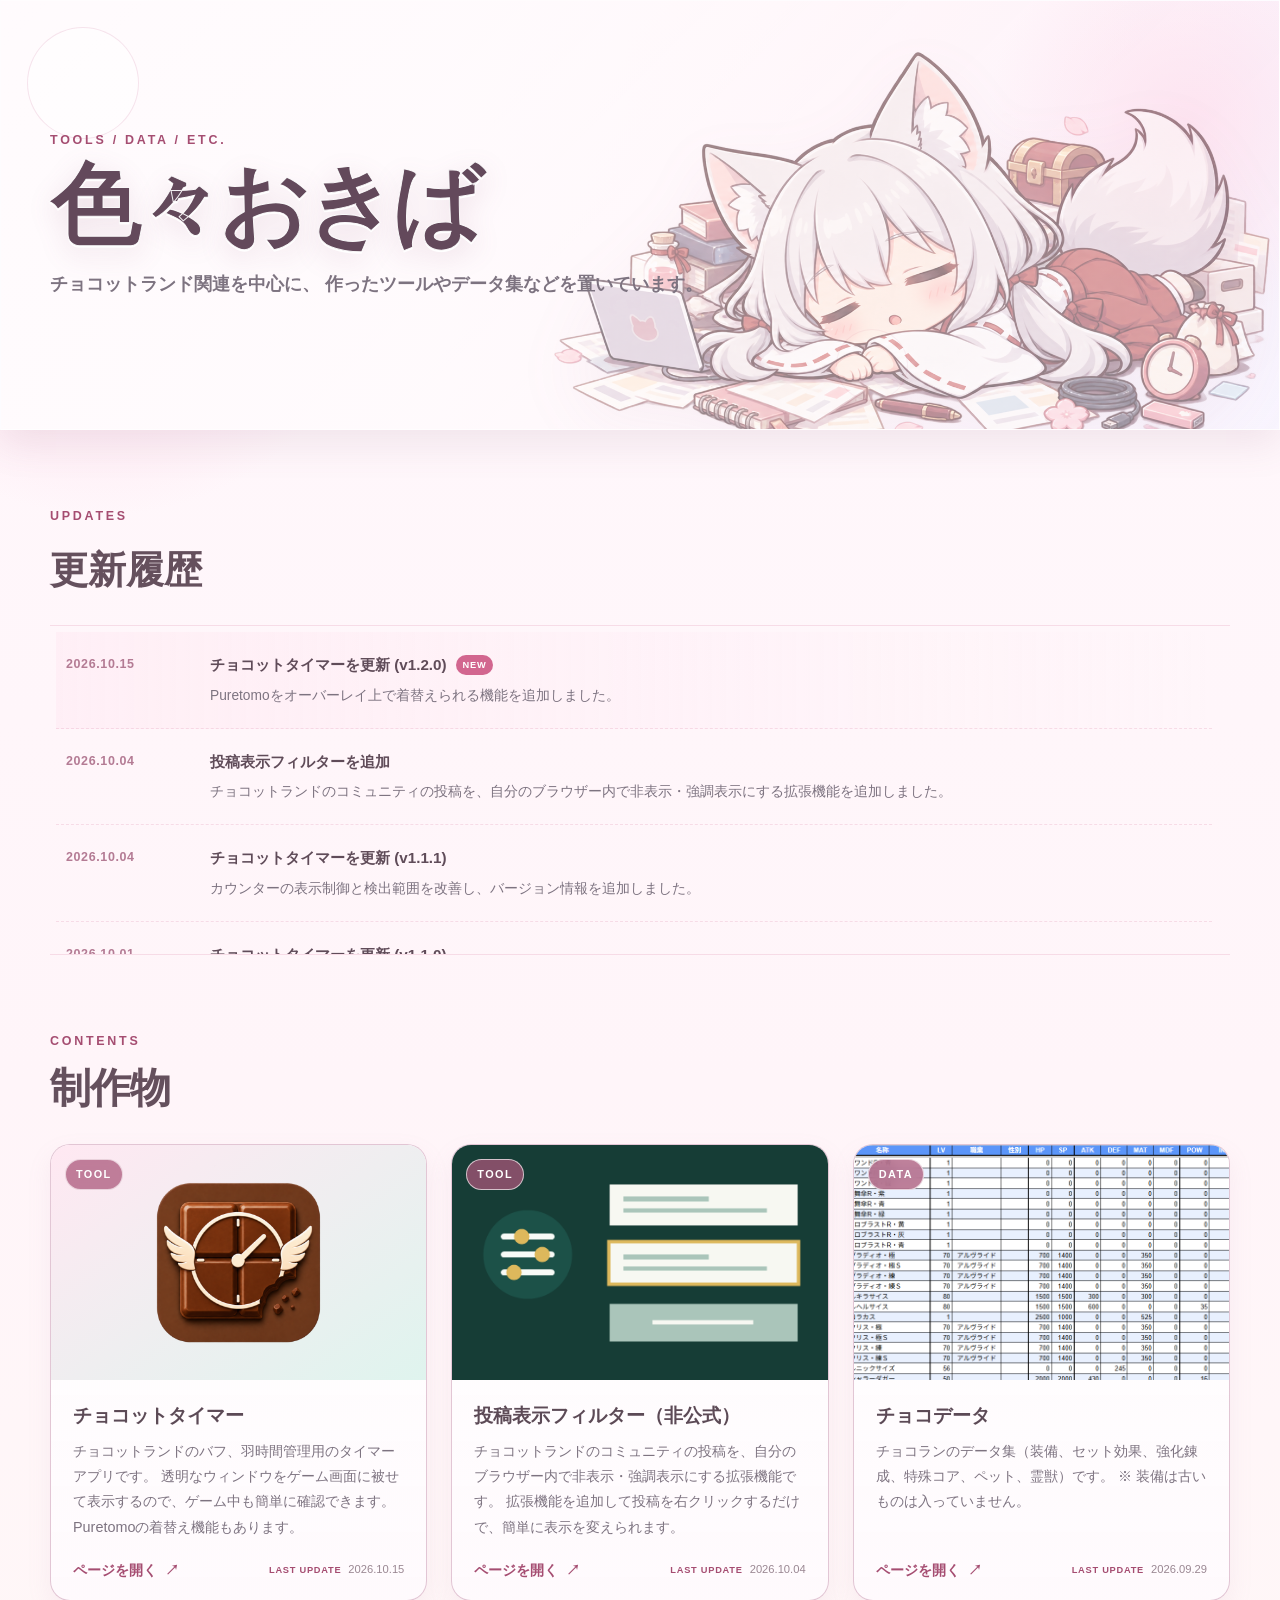
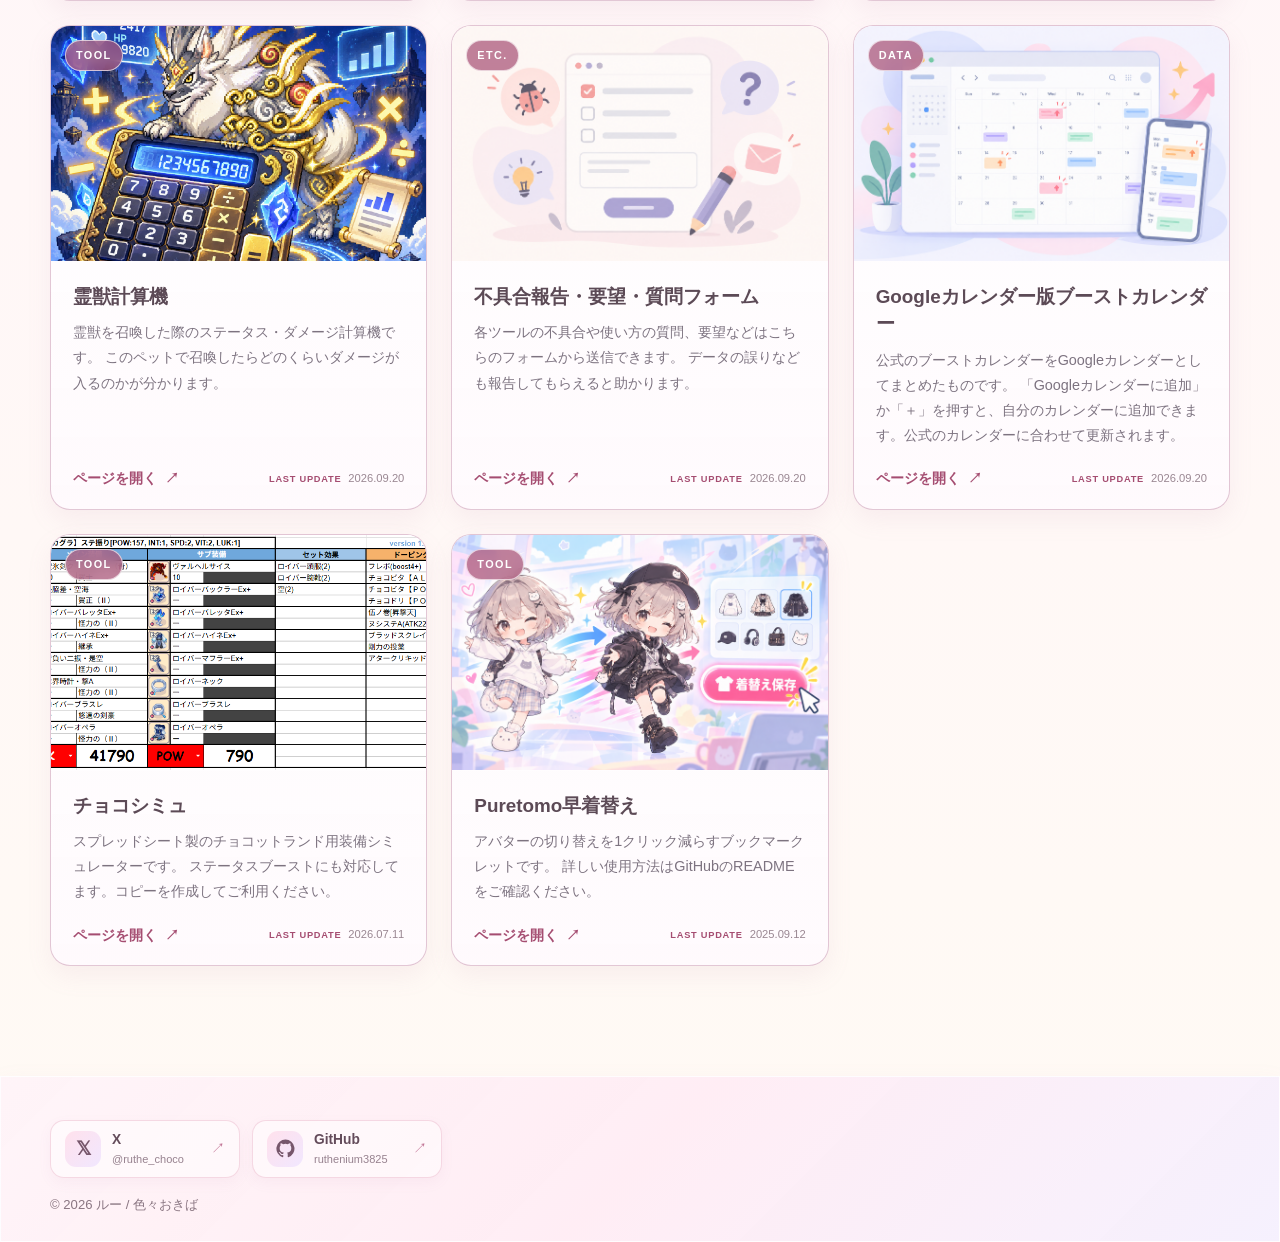
<file: index.html>
<!DOCTYPE html>
<html lang="ja">
<head>
  <meta charset="UTF-8">
  <meta name="viewport" content="width=device-width, initial-scale=1.0">

  <title>色々おきば</title>
  <meta
    name="description"
    content="チョコットランド関連のツールやデータ集など、作ったものをいろいろ置いているページです。"
  >

  <link rel="icon" href="favicon.ico?v=5" sizes="16x16 32x32 48x48">
  <link rel="icon" href="assets/favicon.png?v=5" type="image/png" sizes="512x512">
  <link rel="apple-touch-icon" href="assets/apple-touch-icon.png?v=5" sizes="180x180">
  <link rel="stylesheet" href="style.css">
</head>

<body>
  <div class="page-shell">

    <header class="site-header">
      <div class="header-decoration header-decoration--left" aria-hidden="true"></div>
      <div class="header-decoration header-decoration--right" aria-hidden="true"></div>

      <div class="header-inner">
        <div class="header-copy">
          <p class="eyebrow">TOOLS / DATA / ETC.</p>
          <h1>色々おきば</h1>
          <p class="header-description">
            チョコットランド関連を中心に、<br class="sp-only">
            作ったツールやデータ集などを置いています。
          </p>
        </div>

        <div class="header-character" aria-hidden="true">
          <img
            src="assets/header-fox.png"
            alt=""
            class="header-character-image"
          >
        </div>
      </div>
    </header>

    <main class="main-content">

    <section class="updates-section">
    <div class="updates-heading">
        <div>
        <p class="section-kicker">UPDATES</p>
        <h2>更新履歴</h2>
        </div>

        <!-- <p class="updates-note">
        ちょこちょこ増えます。
        </p> -->
    </div>

    <div class="updates-list">
        <article class="update-item is-new">
        <time datetime="2026-10-15">2026.10.15</time>

        <div class="update-content">
            <div class="update-title">
            チョコットタイマーを更新 (v1.2.0)
            <span class="new-label">NEW</span>
            </div>

            <p>
            Puretomoをオーバーレイ上で着替えられる機能を追加しました。
            </p>
        </div>
        </article>

        <article class="update-item">
        <time datetime="2026-10-04">2026.10.04</time>

        <div class="update-content">
            <div class="update-title">
            投稿表示フィルターを追加
            </div>

            <p>
            チョコットランドのコミュニティの投稿を、自分のブラウザー内で非表示・強調表示にする拡張機能を追加しました。
            </p>
        </div>
        </article>

        <article class="update-item">
        <time datetime="2026-10-04">2026.10.04</time>

        <div class="update-content">
            <div class="update-title">
            チョコットタイマーを更新 (v1.1.1)
            </div>

            <p>
            カウンターの表示制御と検出範囲を改善し、バージョン情報を追加しました。
            </p>
        </div>
        </article>

        <article class="update-item">
        <time datetime="2026-10-01">2026.10.01</time>

        <div class="update-content">
            <div class="update-title">
            チョコットタイマーを更新 (v1.1.0)
            </div>

            <p>
            新たにストップウォッチ機能を追加しました。<br>
            また、アイコン検出を厳格化し誤検出を減らしました。
            </p>
        </div>
        </article>

        <article class="update-item">
        <time datetime="2026-09-29">2026.09.29</time>

        <div class="update-content">
            <div class="update-title">
            チョコデータにモバクマXY一覧シートを追加
            </div>

            <p>
            モバクマガチャ予想屋向けにモバクマXY一覧シートを追加しました。
            他、装備一覧に部位列と実装日列追加と実データ化（マスター化）しました
            </p>
        </div>
        </article>

        <article class="update-item">
        <time datetime="2026-09-20">2026.09.20</time>

        <div class="update-content">
            <div class="update-title">
            不具合報告・要望・質問フォームとGoogleカレンダー版ブーストカレンダーを追加
            </div>

            <p>
            不具合報告・要望・質問フォームとGoogleカレンダー版ブーストカレンダーを新たに追加しました。
            </p>
        </div>
        </article>

        <article class="update-item">
        <time datetime="2026-09-20">2026.09.20</time>

        <div class="update-content">
            <div class="update-title">
            霊獣計算機に比較機能を追加
            </div>

            <p>
            霊獣計算機に比較機能を追加しました。
            霊獣を2体まで同ページで比較できるようになり、使いやすくなりました。
            </p>
        </div>
        </article>

        <article class="update-item">
        <time datetime="2026-09-18">2026.09.18</time>

        <div class="update-content">
            <div class="update-title">
            サイトを公開しました
            </div>

            <p>
            「色々おきば」を公開しました。
            制作物やデータ集を順次追加していきます。
            </p>
        </div>
        </article>

        <article class="update-item">
        <time datetime="2026-09-16">2026.09.16</time>

        <div class="update-content">
            <div class="update-title">
            霊獣計算機を更新
            </div>

            <p>
            神殿ノーマル、バンカーなどの敵項目を追加しました。
            </p>
        </div>
        </article>

    </div>
    </section>

      <section class="works-section" aria-labelledby="works-title">
        <div class="section-heading">
          <div>
            <p class="section-kicker">CONTENTS</p>
            <h2 id="works-title">制作物</h2>
          </div>

          <!-- <p class="section-note">
            カードは増やしていけます。
          </p> -->
        </div>

        <div class="card-grid">
          <article class="work-card">
            <a
              class="card-image-link"
              href="https://docs.google.com/spreadsheets/d/1khNvVsE8sYm-OT_gSTiDVtTRz54d5PewDeOLGhT1rc8/edit?usp=sharing"
              target="_blank"
              rel="noopener noreferrer"
              aria-label="チョコデータを開く"
            >
              <div class="card-image-wrap">
                <img
                  src="assets/choco-data.png"
                  alt="チョコデータの紹介画像"
                  class="card-image"
                >
                <span class="card-category">DATA</span>
              </div>
            </a>

            <div class="card-body">
              <h3>チョコデータ</h3>
              <p class="card-description">
                チョコランのデータ集（装備、セット効果、強化錬成、特殊コア、ペット、霊獣）です。
                ※ 装備は古いものは入っていません。
              </p>

              <div class="card-footer-row">
                <a
                  class="card-link"
                  href="https://docs.google.com/spreadsheets/d/1khNvVsE8sYm-OT_gSTiDVtTRz54d5PewDeOLGhT1rc8/edit?usp=sharing"
                  target="_blank"
                  rel="noopener noreferrer"
                >
                  ページを開く
                  <span aria-hidden="true">↗</span>
                </a>

                <p class="card-updated">
                  <span>LAST UPDATE</span>
                  <time datetime="2026.09.29">2026.09.29</time>
                </p>
              </div>
            </div>
          </article>

          <article class="work-card">
            <a
              class="card-image-link"
              href="https://docs.google.com/spreadsheets/d/11dkRhiuNXGe79iLWU_REh3-MRZ8sf0ZKWQkW6w21_EE/edit?usp=sharing"
              target="_blank"
              rel="noopener noreferrer"
              aria-label="チョコシミュを開く"
            >
              <div class="card-image-wrap">
                <img
                  src="assets/choco-simu.png"
                  alt="チョコシミュの紹介画像"
                  class="card-image"
                >
                <span class="card-category">TOOL</span>
              </div>
            </a>

            <div class="card-body">
              <h3>チョコシミュ</h3>
              <p class="card-description">
                スプレッドシート製のチョコットランド用装備シミュレーターです。
                ステータスブーストにも対応してます。コピーを作成してご利用ください。
              </p>

              <div class="card-footer-row">
                <a
                  class="card-link"
                  href="https://docs.google.com/spreadsheets/d/11dkRhiuNXGe79iLWU_REh3-MRZ8sf0ZKWQkW6w21_EE/edit?usp=sharing"
                  target="_blank"
                  rel="noopener noreferrer"
                >
                  ページを開く
                  <span aria-hidden="true">↗</span>
                </a>

                <p class="card-updated">
                  <span>LAST UPDATE</span>
                  <time datetime="2026.07.11">2026.07.11</time>
                </p>
              </div>
            </div>
          </article>

          <article class="work-card">
            <a
              class="card-image-link"
              href="https://gist.github.com/ruthenium3825/2cdb29b024b7750bdc998ee6e3351d2d"
              target="_blank"
              rel="noopener noreferrer"
              aria-label="Puretomo早着替えを開く"
            >
              <div class="card-image-wrap">
                <img
                  src="assets/purekae.png"
                  alt="Puretomo早着替えの紹介画像"
                  class="card-image"
                >
                <span class="card-category">TOOL</span>
              </div>
            </a>

            <div class="card-body">
              <h3>Puretomo早着替え</h3>
              <p class="card-description">
                アバターの切り替えを1クリック減らすブックマークレットです。
                詳しい使用方法はGitHubのREADMEをご確認ください。
              </p>

              <div class="card-footer-row">
                <a
                  class="card-link"
                  href="https://gist.github.com/ruthenium3825/2cdb29b024b7750bdc998ee6e3351d2d"
                  target="_blank"
                  rel="noopener noreferrer"
                >
                  ページを開く
                  <span aria-hidden="true">↗</span>
                </a>

                <p class="card-updated">
                  <span>LAST UPDATE</span>
                  <time datetime="2025.09.12">2025.09.12</time>
                </p>
              </div>
            </div>
          </article>

          <article class="work-card">
            <a
              class="card-image-link"
              href="https://script.google.com/macros/s/AKfycbxnK44j4fTNTZcIJCShiJop0lag6skMUfKjAjj3KmWh7ovZQCx6RyAcaOlRfK7SDQStJw/exec"
              target="_blank"
              rel="noopener noreferrer"
              aria-label="霊獣計算機を開く"
            >
              <div class="card-image-wrap">
                <img
                  src="assets/spirit-calc.png"
                  alt="霊獣計算機の紹介画像"
                  class="card-image"
                >
                <span class="card-category">TOOL</span>
              </div>
            </a>

            <div class="card-body">
              <h3>霊獣計算機</h3>
              <p class="card-description">
                霊獣を召喚した際のステータス・ダメージ計算機です。
                このペットで召喚したらどのくらいダメージが入るのかが分かります。
              </p>

              <div class="card-footer-row">
                <a
                  class="card-link"
                  href="https://script.google.com/macros/s/AKfycbxnK44j4fTNTZcIJCShiJop0lag6skMUfKjAjj3KmWh7ovZQCx6RyAcaOlRfK7SDQStJw/exec"
                  target="_blank"
                  rel="noopener noreferrer"
                >
                  ページを開く
                  <span aria-hidden="true">↗</span>
                </a>

                <p class="card-updated">
                  <span>LAST UPDATE</span>
                  <time datetime="2026.09.20">2026.09.20</time>
                </p>
              </div>
            </div>
          </article>

          <article class="work-card">
            <a
              class="card-image-link"
              href="https://github.com/ruthenium3825/choco_timer"
              target="_blank"
              rel="noopener noreferrer"
              aria-label="チョコットタイマーを開く"
            >
              <div class="card-image-wrap">
                <img
                  src="assets/choco-timer.png"
                  alt="チョコットタイマーの紹介画像"
                  class="card-image"
                >
                <span class="card-category">TOOL</span>
              </div>
            </a>

            <div class="card-body">
              <h3>チョコットタイマー</h3>
              <p class="card-description">
                チョコットランドのバフ、羽時間管理用のタイマーアプリです。
                透明なウィンドウをゲーム画面に被せて表示するので、ゲーム中も簡単に確認できます。Puretomoの着替え機能もあります。
              </p>

              <div class="card-footer-row">
                <a
                  class="card-link"
                  href="https://github.com/ruthenium3825/choco_timer"
                  target="_blank"
                  rel="noopener noreferrer"
                >
                  ページを開く
                  <span aria-hidden="true">↗</span>
                </a>

                <p class="card-updated">
                  <span>LAST UPDATE</span>
                  <time datetime="2026.10.15">2026.10.15</time>
                </p>
              </div>
            </div>
          </article>

          <article class="work-card">
            <a
              class="card-image-link"
              href="https://docs.google.com/forms/d/e/1FAIpQLSftw6XydOmkAzAWt4YdHT08dhroD9ZenT1GTndJirdYs0kicQ/viewform?usp=sharing&ouid=102441288237096187099"
              target="_blank"
              rel="noopener noreferrer"
              aria-label="不具合報告・要望・質問フォームを開く"
            >
              <div class="card-image-wrap">
                <img
                  src="assets/form.png"
                  alt="不具合報告・要望・質問フォームの紹介画像"
                  class="card-image"
                >
                <span class="card-category">ETC.</span>
              </div>
            </a>

            <div class="card-body">
              <h3>不具合報告・要望・質問フォーム</h3>
              <p class="card-description">
                各ツールの不具合や使い方の質問、要望などはこちらのフォームから送信できます。
                データの誤りなども報告してもらえると助かります。
              </p>

              <div class="card-footer-row">
                <a
                  class="card-link"
                  href="https://docs.google.com/forms/d/e/1FAIpQLSftw6XydOmkAzAWt4YdHT08dhroD9ZenT1GTndJirdYs0kicQ/viewform?usp=sharing&ouid=102441288237096187099"
                  target="_blank"
                  rel="noopener noreferrer"
                >
                  ページを開く
                  <span aria-hidden="true">↗</span>
                </a>

                <p class="card-updated">
                  <span>LAST UPDATE</span>
                  <time datetime="2026.09.20">2026.09.20</time>
                </p>
              </div>
            </div>
          </article>

          <article class="work-card">
            <a
              class="card-image-link"
              href="https://calendar.google.com/calendar/embed?src=f887fe830a8cbcfcaea76faaa74461e1c8fa40a6db415538bf47b5606c54132a%40group.calendar.google.com&ctz=Asia%2FTokyo"
              target="_blank"
              rel="noopener noreferrer"
              aria-label="ブーストカレンダーを開く"
            >
              <div class="card-image-wrap">
                <img
                  src="assets/calendar.png"
                  alt="ブーストカレンダーの紹介画像"
                  class="card-image"
                >
                <span class="card-category">DATA</span>
              </div>
            </a>

            <div class="card-body">
              <h3>Googleカレンダー版ブーストカレンダー</h3>
              <p class="card-description">
                公式のブーストカレンダーをGoogleカレンダーとしてまとめたものです。
                「Googleカレンダーに追加」か「＋」を押すと、自分のカレンダーに追加できます。公式のカレンダーに合わせて更新されます。
              </p>

              <div class="card-footer-row">
                <a
                  class="card-link"
                  href="https://calendar.google.com/calendar/embed?src=f887fe830a8cbcfcaea76faaa74461e1c8fa40a6db415538bf47b5606c54132a%40group.calendar.google.com&ctz=Asia%2FTokyo"
                  target="_blank"
                  rel="noopener noreferrer"
                >
                  ページを開く
                  <span aria-hidden="true">↗</span>
                </a>

                <p class="card-updated">
                  <span>LAST UPDATE</span>
                  <time datetime="2026.09.20">2026.09.20</time>
                </p>
              </div>
            </div>
          </article>

          <article class="work-card">
            <a
              class="card-image-link"
              href="https://chrome.google.com/webstore/detail/cpplbcmibinhoceildgpfhcemchpghdj"
              target="_blank"
              rel="noopener noreferrer"
              aria-label="投稿表示フィルター（非公式）を開く"
            >
              <div class="card-image-wrap">
                <img
                  src="assets/filter.png"
                  alt="投稿表示フィルター（非公式）の紹介画像"
                  class="card-image"
                >
                <span class="card-category">TOOL</span>
              </div>
            </a>

            <div class="card-body">
              <h3>投稿表示フィルター（非公式）</h3>
              <p class="card-description">
                チョコットランドのコミュニティの投稿を、自分のブラウザー内で非表示・強調表示にする拡張機能です。
                拡張機能を追加して投稿を右クリックするだけで、簡単に表示を変えられます。
              </p>

              <div class="card-footer-row">
                <a
                  class="card-link"
                  href="https://chrome.google.com/webstore/detail/cpplbcmibinhoceildgpfhcemchpghdj"
                  target="_blank"
                  rel="noopener noreferrer"
                >
                  ページを開く
                  <span aria-hidden="true">↗</span>
                </a>

                <p class="card-updated">
                  <span>LAST UPDATE</span>
                  <time datetime="2026.10.04">2026.10.04</time>
                </p>
              </div>
            </div>
          </article>
        </div>
      </section>

    </main>

    <footer class="site-footer">
      <div class="footer-inner">
        <div class="footer-links">
        <a
            class="footer-link"
            href="https://x.com/ruthe_choco"
            target="_blank"
            rel="noopener noreferrer"
        >
            <span class="footer-link-icon footer-link-icon-x">𝕏</span>

            <span class="footer-link-text">
            <span class="footer-link-name">X</span>
            <span class="footer-link-id">@ruthe_choco</span>
            </span>

            <span class="footer-link-arrow">↗</span>
        </a>

        <a
            class="footer-link"
            href="https://github.com/ruthenium3825"
            target="_blank"
            rel="noopener noreferrer"
        >
            <span class="footer-link-icon">
            <svg viewBox="0 0 24 24" aria-hidden="true">
                <path
                fill="currentColor"
                d="M12 .7a11.5 11.5 0 0 0-3.64 22.41c.58.1.79-.25.79-.56v-2.24c-3.22.7-3.9-1.37-3.9-1.37-.52-1.34-1.28-1.7-1.28-1.7-1.05-.72.08-.7.08-.7 1.16.08 1.77 1.19 1.77 1.19 1.03 1.77 2.7 1.26 3.36.96.1-.75.4-1.26.73-1.55-2.57-.29-5.27-1.28-5.27-5.69 0-1.26.45-2.28 1.19-3.09-.12-.29-.52-1.46.11-3.05 0 0 .97-.31 3.16 1.18a10.9 10.9 0 0 1 5.76 0c2.19-1.49 3.16-1.18 3.16-1.18.63 1.59.23 2.76.11 3.05.74.81 1.19 1.83 1.19 3.09 0 4.42-2.71 5.39-5.29 5.68.42.36.79 1.07.79 2.16v3.21c0 .31.21.67.8.56A11.5 11.5 0 0 0 12 .7Z"
                />
            </svg>
            </span>

            <span class="footer-link-text">
            <span class="footer-link-name">GitHub</span>
            <span class="footer-link-id">ruthenium3825</span>
            </span>

            <span class="footer-link-arrow">↗</span>
        </a>
        </div>

        <p class="footer-copy">
          © 2026 ルー / 色々おきば
        </p>
      </div>
    </footer>

  </div>

  <script>
    const cardGrid = document.querySelector(".card-grid");

    const cards = Array.from(
      cardGrid.querySelectorAll(".work-card")
    );

    cards.sort((a, b) => {
      const dateA =
        a.querySelector(".card-updated time")?.dateTime || "";

      const dateB =
        b.querySelector(".card-updated time")?.dateTime || "";

      return dateB.localeCompare(dateA);
    });

    cards.forEach(card => {
      cardGrid.appendChild(card);
    });
  </script>
</body>
</html>
</file>
<file: style.css>
@charset "UTF-8";

:root {
  --bg: #fff7fb;
  --bg-soft: #fff1f6;
  --surface: rgba(255, 255, 255, 0.82);
  --surface-strong: #fffdfd;
  --surface-sub: #fff8fb;

  --text: #514750;
  --text-soft: #7d7380;

  --accent: #d2668f;
  --accent-dark: #a54d71;
  --accent-soft: #ffd8e8;
  --accent-soft-2: #ffe8f2;
  --mint: #dff4ee;
  --lavender: #f0e8ff;
  --line: rgba(214, 175, 195, 0.7);

  --shadow: 0 14px 36px rgba(143, 91, 124, 0.12);
  --shadow-soft: 0 10px 24px rgba(190, 138, 165, 0.10);

  --radius-md: 20px;
  --content-width: 1180px;
  --header-height: 430px;
  --footer-height: 164px;
}

* , *::before, *::after {
  box-sizing: border-box;
}

html {
  scroll-behavior: smooth;
}

body {
  margin: 0;
  color: var(--text);
  background:
    radial-gradient(circle at 8% 8%, rgba(255, 216, 232, 0.95), transparent 18rem),
    radial-gradient(circle at 100% 0%, rgba(240, 232, 255, 0.9), transparent 20rem),
    linear-gradient(180deg, #fff8fc 0%, #fff5f9 38%, #fffaf4 100%);
  font-family:
    -apple-system,
    BlinkMacSystemFont,
    "Segoe UI",
    "Hiragino Kaku Gothic ProN",
    "Hiragino Sans",
    "Yu Gothic",
    "Meiryo",
    sans-serif;
  line-height: 1.75;
}

img {
  display: block;
  max-width: 100%;
}

a {
  color: inherit;
}

.page-shell {
  min-height: 100vh;
  overflow-x: hidden;
}

.site-header {
  position: relative;
  width: 100%;
  height: var(--header-height);
  margin: 0;
  overflow: hidden;
  border: 1px solid rgba(255, 255, 255, 0.78);
  border-radius: 0;
  background:
    linear-gradient(135deg, rgba(255, 252, 254, 0.96) 0%, rgba(255, 240, 246, 0.92) 56%, rgba(246, 243, 255, 0.9) 100%);
  box-shadow: var(--shadow);
}

.site-header::before {
  content: "";
  position: absolute;
  inset: 0;
  background:
    linear-gradient(90deg, rgba(255, 251, 253, 0.96) 0%, rgba(255, 251, 253, 0.90) 34%, rgba(255, 251, 253, 0.65) 58%, rgba(255, 251, 253, 0.20) 100%);
  z-index: 0;
}

.site-header::after {
  content: "";
  position: absolute;
  right: -120px;
  top: -90px;
  width: 420px;
  height: 420px;
  border-radius: 50%;
  background: radial-gradient(circle, rgba(255, 214, 231, 0.55), rgba(255, 214, 231, 0) 68%);
}

.header-decoration {
  position: absolute;
  border-radius: 999px;
  background: rgba(255, 255, 255, 0.42);
  border: 1px solid rgba(215, 148, 180, 0.24);
  z-index: 1;
}

.header-decoration--left {
  top: 26px;
  left: 26px;
  width: 112px;
  height: 112px;
}

.header-decoration--right {
  right: 29%;
  bottom: 28px;
  width: 72px;
  height: 72px;
  background: rgba(255, 255, 255, 0.30);
}

.header-inner {
  position: relative;
  z-index: 1;
  width: min(calc(100% - 72px), var(--content-width));
  height: 100%;
  margin: 0 auto;
}

.header-copy {
  position: relative;
  z-index: 3;
  display: flex;
  flex-direction: column;
  justify-content: center;
  width: min(100%, 760px);
  height: 100%;
  padding: 40px 0;
}

.eyebrow,
.section-kicker {
  margin: 0 0 8px;
  color: var(--accent-dark);
  font-size: 0.78rem;
  font-weight: 800;
  letter-spacing: 0.22em;
}

.site-header h1 {
  margin: 0;
  color: #63495b;
  font-size: clamp(3.3rem, 7vw, 6.6rem);
  font-weight: 900;
  line-height: 1.02;
  letter-spacing: -0.065em;
  -webkit-text-stroke: 1px rgba(255, 255, 255, 0.92);
  text-shadow:
    0 2px 0 rgba(255, 255, 255, 0.95),
    0 8px 28px rgba(156, 97, 129, 0.18);
}

.header-description {
  margin: 18px 0 0;
  color: var(--text-soft);
  font-size: clamp(0.98rem, 2vw, 1.12rem);
  font-weight: 700;
}

.header-character {
  position: absolute;
  inset: 0;
  z-index: 2;
  pointer-events: none;
}

.header-character-image {
  position: absolute;
  right: -44px;
  bottom: -30px;
  width: min(1040px, 84vw);
  max-width: none;
  opacity: 0.50;
  object-fit: contain;
  object-position: right bottom;
  filter: drop-shadow(0 18px 30px rgba(176, 119, 150, 0.12));
  color: transparent;
}

.main-content {
  width: min(calc(100% - 44px), var(--content-width));
  margin: 0 auto;
  padding: 76px 0 110px;
}

.intro {
  display: grid;
  grid-template-columns: minmax(0, 1.15fr) minmax(280px, 0.85fr);
  gap: 56px;
  align-items: end;
  padding: 0 6px 74px;
}

.intro h2,
.section-heading h2 {
  margin: 0;
  font-size: clamp(1.7rem, 3.2vw, 2.55rem);
  line-height: 1.35;
  letter-spacing: -0.03em;
  color: #65505d;
}

.intro > p {
  margin: 0 0 5px;
  color: var(--text-soft);
  font-size: 0.98rem;
}

.section-heading {
  display: flex;
  gap: 24px;
  align-items: end;
  justify-content: space-between;
  margin-bottom: 28px;
}

.section-note {
  margin: 0 0 6px;
  color: var(--text-soft);
  font-size: 0.88rem;
}

.card-grid {
  display: grid;
  grid-template-columns: repeat(3, minmax(0, 1fr));
  gap: 24px;
}

.work-card {
  display: flex;
  flex-direction: column;

  overflow: hidden;
  border: 1px solid var(--line);
  border-radius: var(--radius-md);
  background:
    linear-gradient(
      180deg,
      rgba(255,255,255,0.92) 0%,
      rgba(255,250,253,0.96) 100%
    );
  box-shadow: var(--shadow-soft);
}


.work-card:hover {
  transform: translateY(-5px);
  border-color: rgba(210, 102, 143, 0.36);
  box-shadow: 0 18px 38px rgba(187, 128, 159, 0.15);
}

.card-image-link {
  display: block;
  text-decoration: none;
}

.card-image-wrap {
  position: relative;
  overflow: hidden;
  aspect-ratio: 16 / 10;
  background: linear-gradient(145deg, var(--accent-soft-2), var(--mint));
}

.card-image {
  width: 100%;
  height: 100%;
  object-fit: cover;
  transition: transform 0.35s ease, filter 0.35s ease;
}

.work-card:hover .card-image {
  transform: scale(1.035);
  filter: saturate(1.04);
}

.card-category {
  position: absolute;
  top: 14px;
  left: 14px;
  padding: 5px 10px;
  border: 1px solid rgba(255, 255, 255, 0.65);
  border-radius: 999px;
  color: #fff;
  background: rgba(170, 87, 122, 0.74);
  backdrop-filter: blur(6px);
  font-size: 0.68rem;
  font-weight: 800;
  letter-spacing: 0.13em;
}

.card-body {
  display: flex;
  flex: 1;
  flex-direction: column;

  padding: 22px 22px 18px;
}

.card-body h3 {
  margin: 0 0 10px;
  color: #5c4a56;
  font-size: 1.18rem;
  line-height: 1.45;
}

.card-description {
  margin: 0;
  color: var(--text-soft);
  font-size: 0.9rem;
}


.card-link {
  display: inline-flex;
  gap: 8px;
  align-items: center;
  margin-top: 22px;
  color: var(--accent-dark);
  font-size: 0.88rem;
  font-weight: 800;
  text-decoration: none;
}

.card-link span {
  transition: transform 0.2s ease;
}

.card-link:hover span {
  transform: translate(2px, -2px);
}

.site-footer {
  width: 100%;
  margin: 0;
  border: 1px solid rgba(255, 255, 255, 0.84);
  border-radius: 0;
  background: linear-gradient(135deg, rgba(255, 244, 248, 0.96) 0%, rgba(255, 236, 245, 0.94) 50%, rgba(245, 240, 255, 0.95) 100%);
  color: var(--text);
  box-shadow: var(--shadow-soft);
}

.footer-inner {
  display: flex;
  flex-direction: column;
  justify-content: center;

  width: min(calc(100% - 48px), var(--content-width));

  min-height: var(--footer-height);
  height: auto;

  margin: 0 auto;
  padding: 24px 0;
}

.footer-copy {
  margin: 0;
  color: #8a7682;
  font-size: 0.82rem;
}

.footer-copy {
  margin-top: 16px;
}

.sp-only {
  display: none;
}

@media (max-width: 940px) {
  .header-inner {
    width: min(calc(100% - 48px), var(--content-width));
  }

  .header-copy {
    width: min(100%, 620px);
  }

  .header-character-image {
    right: -110px;
    bottom: -22px;
    width: min(980px, 110vw);
    opacity: 0.42;
  }

  .intro {
    grid-template-columns: 1fr;
    gap: 18px;
  }

  .card-grid {
    grid-template-columns: repeat(2, minmax(0, 1fr));
  }
}

@media (max-width: 640px) {
  .site-header {
    width: 100%;
    height: var(--header-height);
    margin: 0;
  }

  .header-inner {
    width: min(calc(100% - 30px), var(--content-width));
  }

  .header-copy {
    justify-content: flex-start;
    padding-top: 48px;
    width: 100%;
  }

  .site-header h1 {
    font-size: clamp(2.75rem, 15vw, 4.2rem);
    -webkit-text-stroke: 0;
  }

  .header-description {
    max-width: 18.5rem;
    margin-top: 16px;
    font-size: 0.93rem;
  }

  .header-character-image {
    right: -180px;
    bottom: -6px;
    width: 950px;
    opacity: 0.36;
  }

  .main-content {
    width: min(calc(100% - 28px), var(--content-width));
    padding: 58px 0 76px;
  }

  .intro {
    padding-bottom: 54px;
  }

  .section-heading {
    display: block;
  }

  .section-note {
    margin-top: 8px;
  }

  .card-grid {
    grid-template-columns: 1fr;
    gap: 18px;
  }

  .card-body .card-description {
    min-height: auto;
  }

  .site-footer {
    width: 100%;
    margin: 0;
  }

  .footer-inner {
    width: min(calc(100% - 30px), var(--content-width));

    min-height: var(--footer-height);
    height: auto;

    padding: 24px 0 28px;
  }

  .sp-only {
    display: inline;
  }
}

.footer-links {
  display: flex;
  flex-wrap: wrap;
  gap: 12px;
  margin-top: 18px;
}

.footer-link {
  display: flex;
  align-items: center;
  gap: 11px;

  min-width: 190px;
  padding: 10px 14px;

  border: 1px solid rgba(210, 102, 143, 0.22);
  border-radius: 14px;

  background: rgba(255, 255, 255, 0.5);
  color: var(--text);

  text-decoration: none;

  box-shadow:
    0 5px 14px rgba(175, 110, 145, 0.06);

  transition:
    transform 0.2s ease,
    background 0.2s ease,
    border-color 0.2s ease,
    box-shadow 0.2s ease;
}

.footer-link:hover {
  transform: translateY(-2px);

  background: rgba(255, 255, 255, 0.82);
  border-color: rgba(210, 102, 143, 0.42);

  box-shadow:
    0 9px 20px rgba(175, 110, 145, 0.11);
}

.footer-link-icon {
  display: grid;
  place-items: center;

  flex: 0 0 36px;
  width: 36px;
  height: 36px;

  border-radius: 11px;

  background:
    linear-gradient(
      135deg,
      #ffe1ec,
      #f1e7ff
    );

  color: #76566b;
}

.footer-link-icon svg {
  width: 19px;
  height: 19px;
}

.footer-link-icon-x {
  font-size: 19px;
  font-weight: 800;
}

.footer-link-text {
  display: flex;
  flex: 1;
  flex-direction: column;

  min-width: 0;

  line-height: 1.35;
}

.footer-link-name {
  color: #644c5b;
  font-size: 0.86rem;
  font-weight: 800;
}

.footer-link-id {
  margin-top: 2px;

  color: #97828f;
  font-size: 0.69rem;
}

.footer-link-arrow {
  color: #c27696;
  font-size: 0.85rem;

  transition: transform 0.2s ease;
}

.footer-link:hover .footer-link-arrow {
  transform: translate(2px, -2px);
}

.updates-section {
  margin-bottom: 76px;
}

.updates-heading {
  display: flex;
  align-items: end;
  justify-content: space-between;
  gap: 24px;
  margin-bottom: 22px;
}

.updates-heading h2 {
  margin: 0;
  color: #65505d;
  font-size: clamp(1.7rem, 3vw, 2.4rem);
}

.updates-note {
  margin: 0 0 5px;
  color: var(--text-soft);
  font-size: 0.85rem;
}


/* 更新履歴本体 */
.updates-list {
  max-height: 330px;
  overflow-y: auto;

  padding: 6px 18px 6px 6px;

  border-top: 1px solid rgba(210, 102, 143, 0.18);
  border-bottom: 1px solid rgba(210, 102, 143, 0.18);

  scroll-behavior: smooth;
}


/* 1件分 */
.update-item {
  display: grid;
  grid-template-columns: 120px 1fr;
  gap: 24px;

  padding: 20px 10px;

  border-bottom: 1px dashed rgba(210, 102, 143, 0.18);
}

.update-item:last-child {
  border-bottom: none;
}


/* 日付 */
.update-item time {
  padding-top: 2px;

  color: #b47b94;
  font-size: 0.78rem;
  font-weight: 700;
  letter-spacing: 0.05em;
}


/* タイトル */
.update-title {
  display: flex;
  align-items: center;
  gap: 9px;

  color: #604c59;
  font-size: 0.95rem;
  font-weight: 800;
}


/* 説明 */
.update-content p {
  margin: 5px 0 0;

  color: var(--text-soft);
  font-size: 0.86rem;
}


/* NEW */
.new-label {
  padding: 2px 7px;

  border-radius: 999px;

  color: #fff;
  background: var(--accent);

  font-size: 0.58rem;
  font-weight: 800;
  letter-spacing: 0.08em;
}


/* 最新だけほんのり強調 */
.update-item.is-new {
  background:
    linear-gradient(
      90deg,
      rgba(255, 224, 237, 0.32),
      rgba(255, 255, 255, 0)
    );
}


/* スクロールバー */
.updates-list::-webkit-scrollbar {
  width: 7px;
}

.updates-list::-webkit-scrollbar-track {
  background: rgba(255, 226, 238, 0.32);
  border-radius: 999px;
}

.updates-list::-webkit-scrollbar-thumb {
  background: rgba(202, 117, 154, 0.45);
  border-radius: 999px;
}

.updates-list::-webkit-scrollbar-thumb:hover {
  background: rgba(202, 117, 154, 0.65);
}

@media (max-width: 640px) {
  .updates-heading {
    display: block;
  }

  .updates-note {
    margin-top: 7px;
  }

  .updates-list {
    max-height: 300px;
    padding-right: 10px;
  }

  .update-item {
    grid-template-columns: 1fr;
    gap: 5px;

    padding: 17px 8px;
  }
}

.card-footer-row {
  display: flex;
  align-items: center;
  justify-content: space-between;
  gap: 16px;

  margin-top: auto;
  padding-top: 18px;
}

.card-link {
  display: inline-flex;
  gap: 8px;
  align-items: center;

  margin-top: 0;

  color: var(--accent-dark);
  font-size: 0.88rem;
  font-weight: 800;
  text-decoration: none;
}

.card-updated {
  display: flex;
  gap: 7px;
  align-items: center;

  margin: 0;

  color: #9a8792;
  font-size: 0.7rem;
  white-space: nowrap;
}

.card-updated span {
  color: var(--accent-dark);
  font-size: 0.58rem;
  font-weight: 800;
  letter-spacing: 0.08em;
}
</file>
